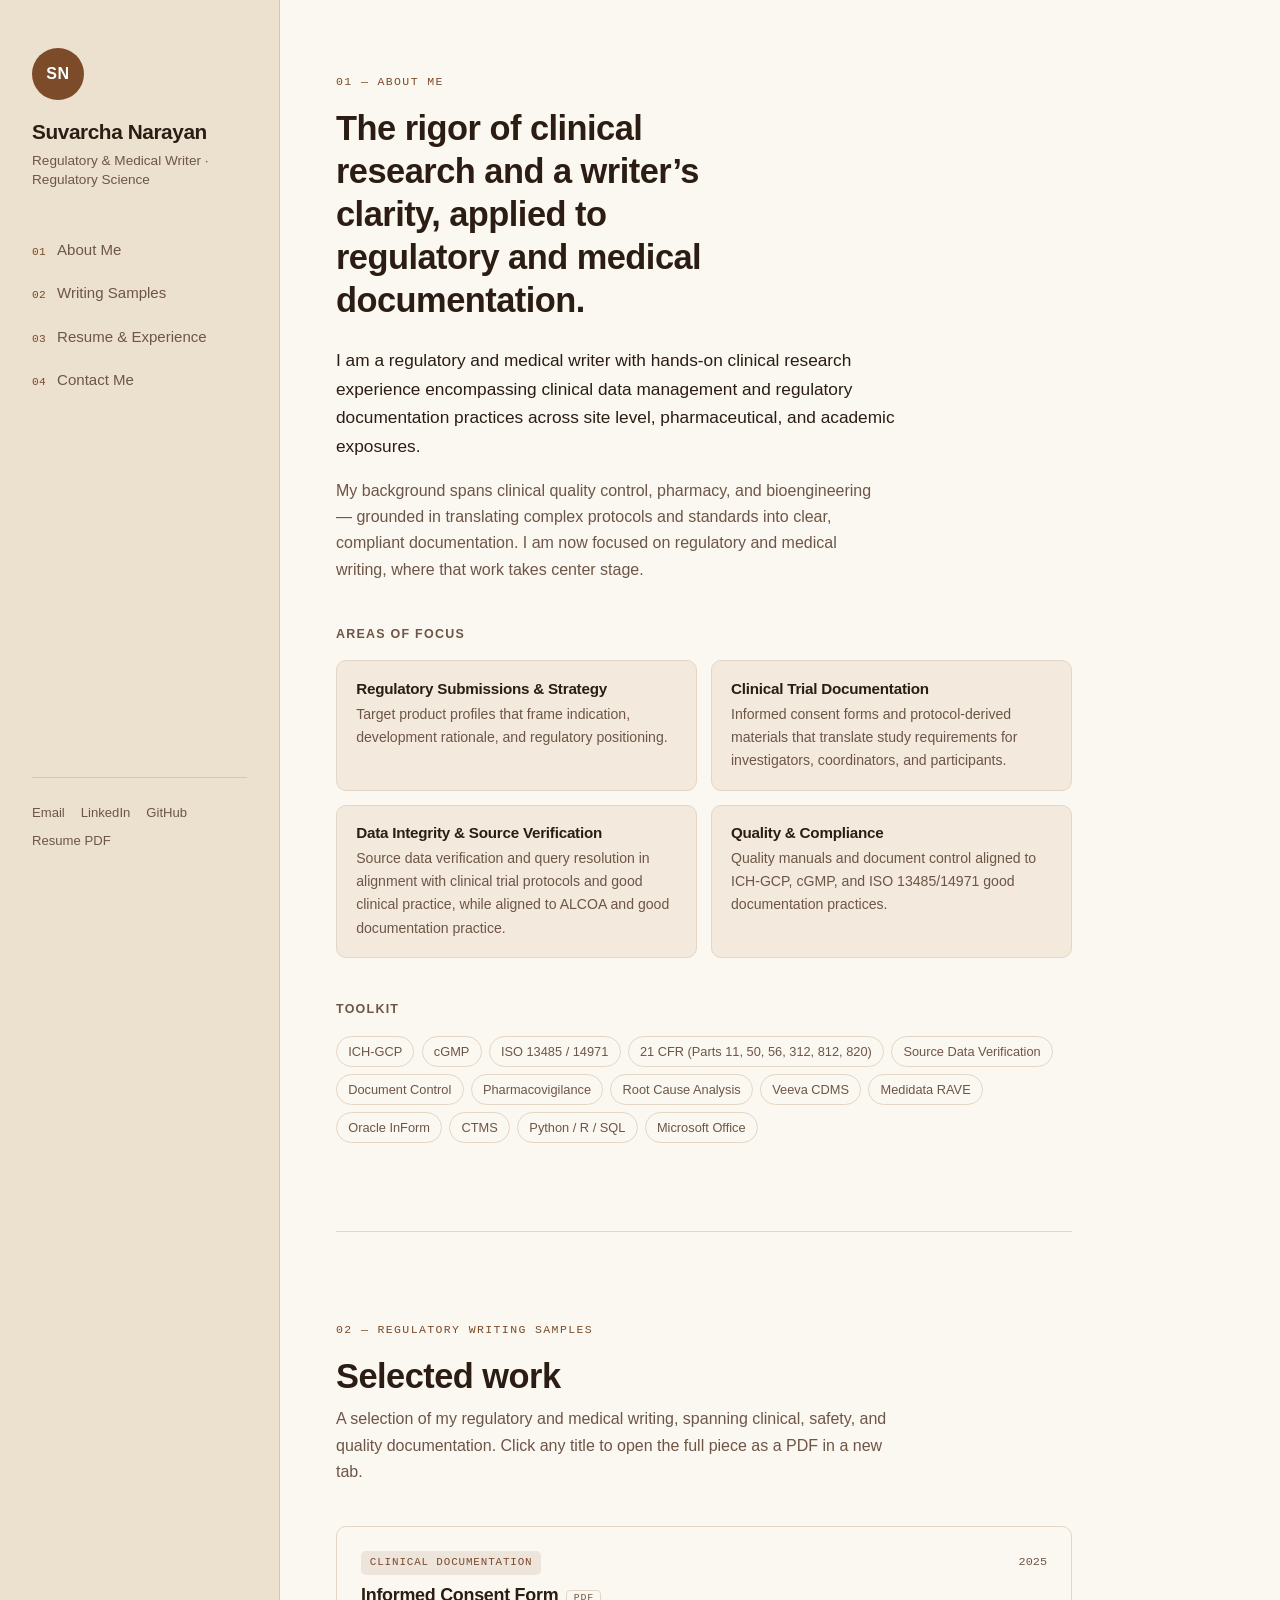
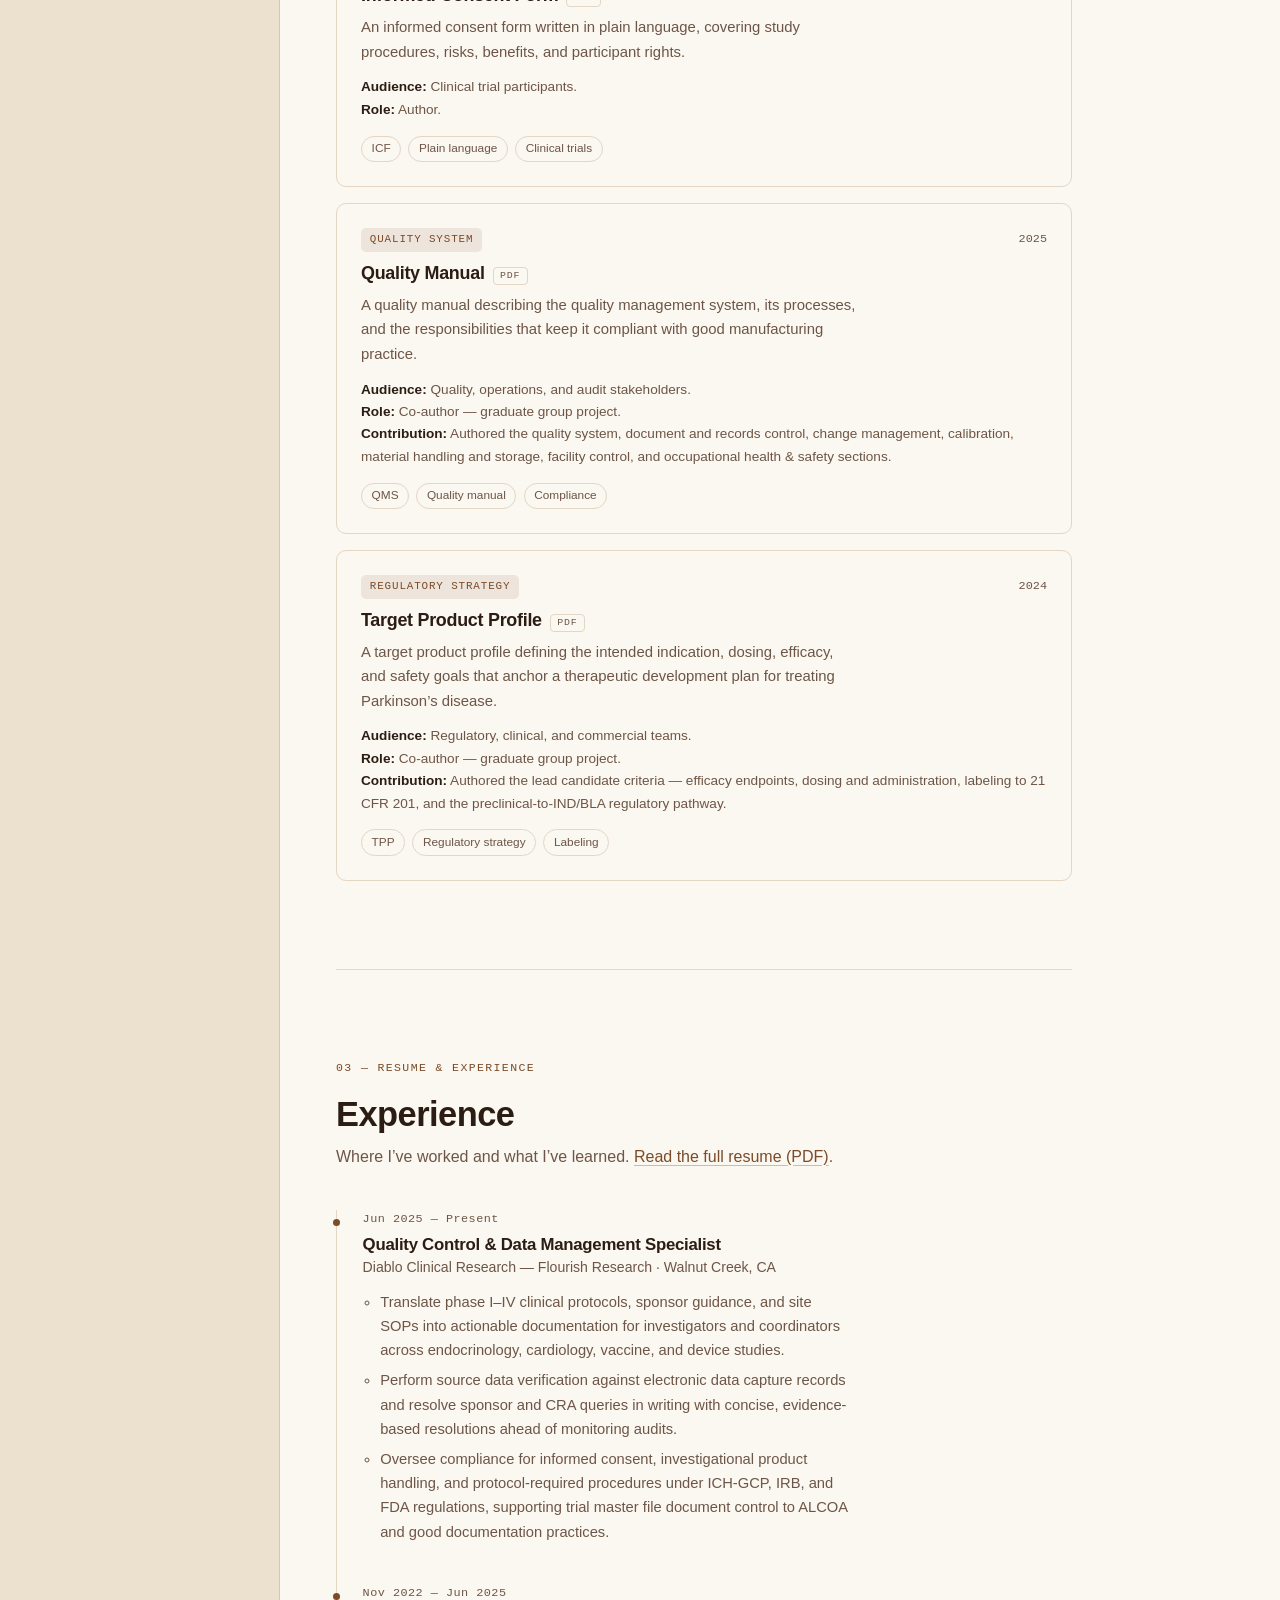
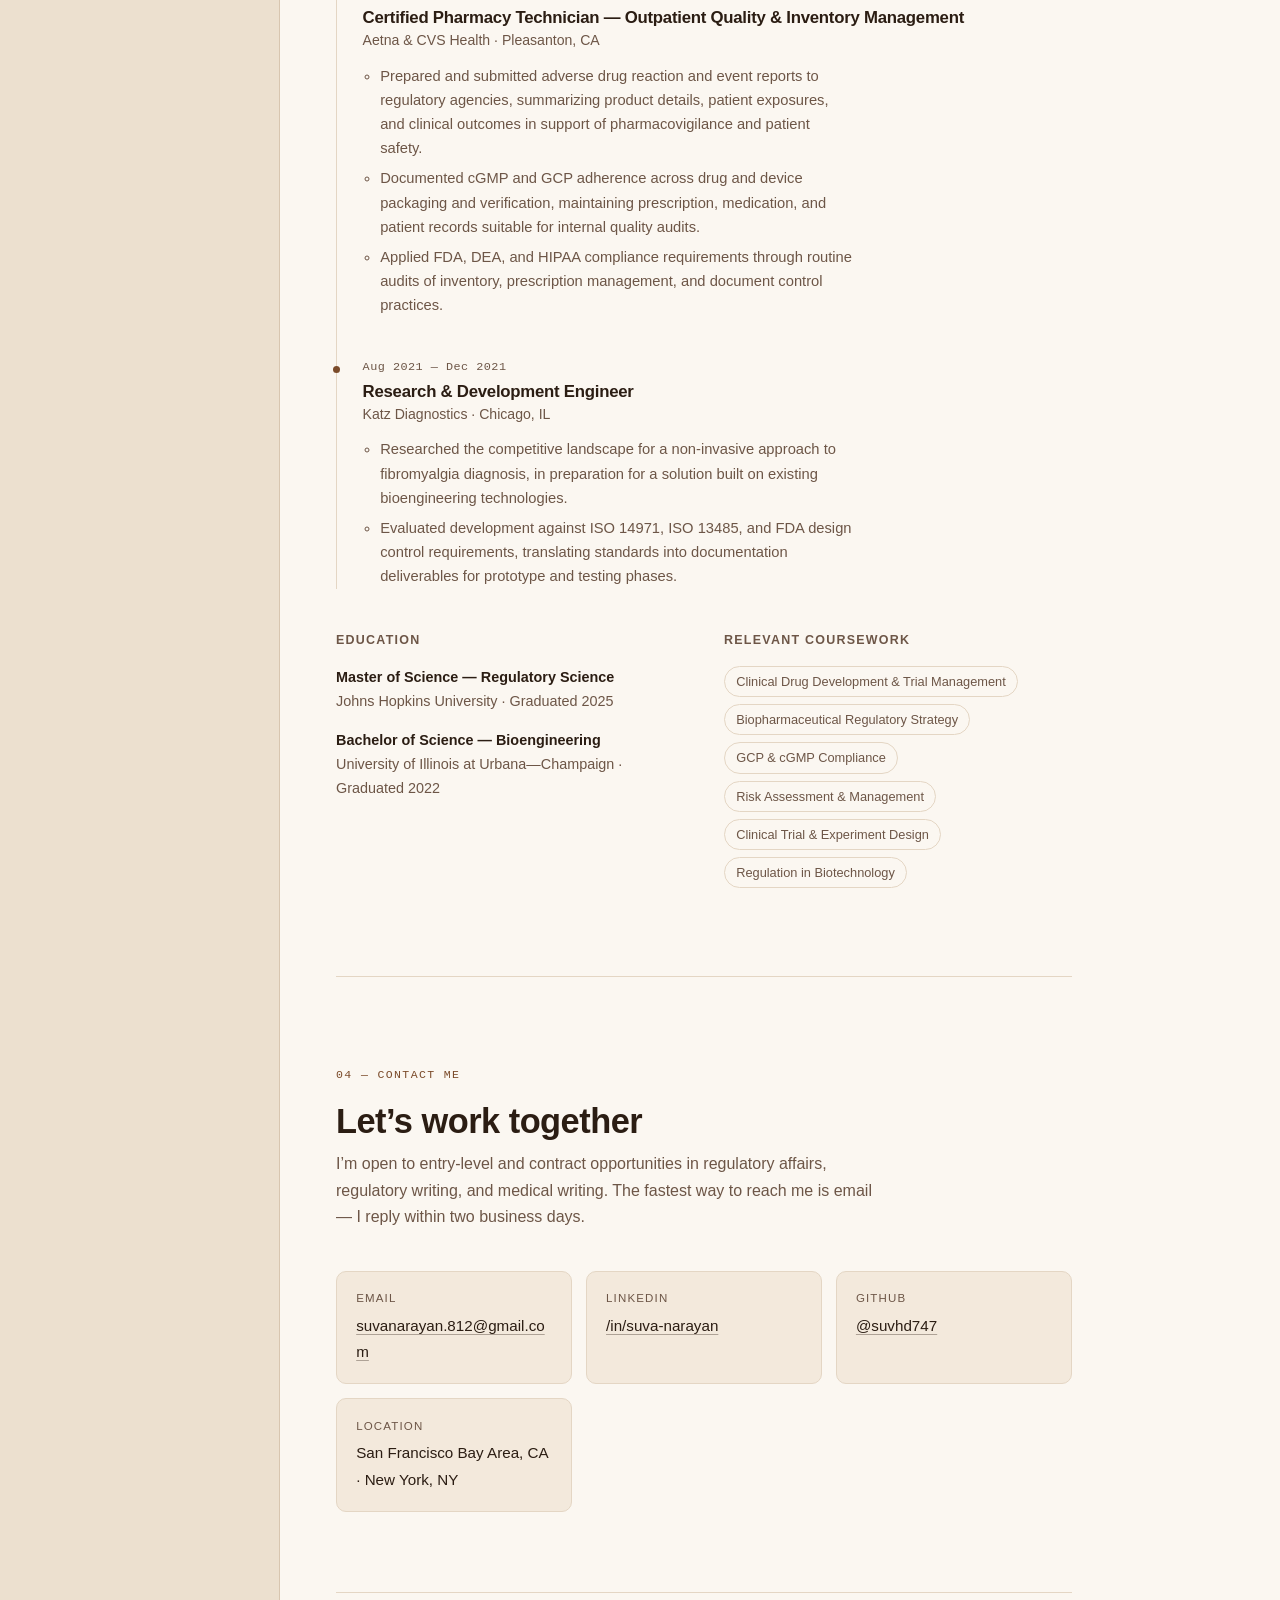
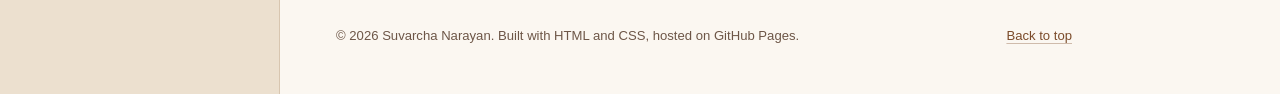
<file: index.html>
<!DOCTYPE html>
<html lang="en">
<head>
<meta charset="utf-8">
<meta name="viewport" content="width=device-width, initial-scale=1">
<title>Suvarcha Narayan — Regulatory Science Graduate</title>
<meta name="description" content="Portfolio of Suvarcha Narayan, regulatory science graduate specializing in regulatory affairs, regulatory and medical writing, and quality systems.">
<link rel="stylesheet" href="css/style.css">
<link rel="icon" href="data:image/svg+xml,<svg xmlns='http://www.w3.org/2000/svg' viewBox='0 0 100 100'><text y='.9em' font-size='90'>&#9998;</text></svg>">
</head>
<body>

<a class="skip-link" href="#main">Skip to content</a>

<div class="layout">

  <!-- ============================= SIDEBAR ============================= -->
  <header class="sidebar">
    <div class="sidebar-inner">

      <div class="identity">
        <div class="avatar" aria-hidden="true">SN</div>
        <h1 class="name">Suvarcha Narayan</h1>
        <p class="role">Regulatory &amp; Medical Writer &middot; Regulatory Science</p>
      </div>

      <nav class="nav" aria-label="Section navigation">
        <ul>
          <li><a href="#about"><span class="nav-num">01</span> About Me</a></li>
          <li><a href="#samples"><span class="nav-num">02</span> Writing Samples</a></li>
          <li><a href="#resume"><span class="nav-num">03</span> Resume &amp; Experience</a></li>
          <li><a href="#contact"><span class="nav-num">04</span> Contact Me</a></li>
        </ul>
      </nav>

      <ul class="social" aria-label="Elsewhere">
        <li><a href="mailto:suvanarayan.812@gmail.com">Email</a></li>
        <li><a href="https://www.linkedin.com/in/suva-narayan-2a2092181/">LinkedIn</a></li>
        <li><a href="https://github.com/suvhd747">GitHub</a></li>
        <li><a href="assets/SuvarchaNarayan_Resume_2026.pdf" target="_blank" rel="noopener">Resume&nbsp;PDF</a></li>
      </ul>

    </div>
  </header>

  <!-- ============================== MAIN ============================== -->
  <main class="content" id="main">

    <!-- ---------------------------- ABOUT ---------------------------- -->
    <section id="about" class="section">
      <p class="eyebrow">01 &mdash; About Me</p>
      <h2 class="section-title">The rigor of clinical research and a writer&rsquo;s clarity, applied to regulatory and medical documentation.</h2>

      <div class="prose">
        <p class="lede">
          I am a regulatory and medical writer with hands-on clinical research
          experience encompassing clinical data management and regulatory documentation practices across
          site level, pharmaceutical, and academic exposures.
        </p>
        <p>
          My background spans clinical quality control, pharmacy, and bioengineering &mdash; 
          grounded in translating complex protocols and standards into clear, compliant documentation.
          I am now focused on regulatory and medical writing, where that work takes center stage.
        </p>
      </div>

      <h3 class="subhead">Areas of focus</h3>
      <ul class="card-grid">
        <li class="card">
          <h4>Regulatory Submissions &amp; Strategy</h4>
          <p>Target product profiles that frame indication, development rationale, and regulatory positioning.</p>
        </li>
        <li class="card">
          <h4>Clinical Trial Documentation</h4>
          <p>Informed consent forms and protocol-derived materials that translate study requirements for investigators, coordinators, and participants.</p>
        </li>
        <li class="card">
          <h4>Data Integrity &amp; Source Verification</h4>
          <p>Source data verification and query resolution in alignment with clinical trial protocols and good clinical practice, while aligned to ALCOA and good documentation practice.</p>
        </li>
        <li class="card">
          <h4>Quality &amp; Compliance</h4>
          <p>Quality manuals and document control aligned to ICH-GCP, cGMP, and ISO 13485/14971 good documentation practices.</p>
        </li>
      </ul>

      <h3 class="subhead">Toolkit</h3>
      <ul class="tags">
        <li>ICH-GCP</li>
        <li>cGMP</li>
        <li>ISO 13485 / 14971</li>
        <li>21 CFR (Parts 11, 50, 56, 312, 812, 820)</li>
        <li>Source Data Verification</li>
        <li>Document Control</li>
        <li>Pharmacovigilance</li>
        <li>Root Cause Analysis</li>
        <li>Veeva CDMS</li>
        <li>Medidata RAVE</li>
        <li>Oracle InForm</li>
        <li>CTMS</li>
        <li>Python / R / SQL</li>
        <li>Microsoft Office</li>
      </ul>
    </section>

    <!-- ---------------------------- SAMPLES -------------------------- -->
    <section id="samples" class="section">
      <p class="eyebrow">02 &mdash; Regulatory Writing Samples</p>
      <h2 class="section-title">Selected work</h2>

      <p class="section-intro">
        A selection of my regulatory and medical writing, spanning clinical, safety, and quality
        documentation. Click any title to open the full piece as a PDF in a new tab.
      </p>

      <ul class="sample-list">
        <li class="sample">
          <div class="sample-meta">
            <span class="badge">Clinical Documentation</span>
            <span class="sample-year">2025</span>
          </div>
          <h3 class="sample-title">
            <a href="assets/samples/informed-consent-form.pdf" target="_blank" rel="noopener">
              Informed Consent Form<span class="sample-ext">PDF</span>
            </a>
          </h3>
          <p class="sample-desc">
            An informed consent form written in plain language, covering study
            procedures, risks, benefits, and participant rights.
          </p>
          <p class="sample-detail"><strong>Audience:</strong> Clinical trial participants.</p>
          <p class="sample-detail"><strong>Role:</strong> Author.</p>
          <ul class="tags tags-sm">
            <li>ICF</li><li>Plain language</li><li>Clinical trials</li>
          </ul>
        </li>

        <li class="sample">
          <div class="sample-meta">
            <span class="badge">Quality System</span>
            <span class="sample-year">2025</span>
          </div>
          <h3 class="sample-title">
            <a href="assets/samples/quality-manual.pdf" target="_blank" rel="noopener">
              Quality Manual<span class="sample-ext">PDF</span>
            </a>
          </h3>
          <p class="sample-desc">
            A quality manual describing the quality management system, its
            processes, and the responsibilities that keep it compliant with 
            good manufacturing practice.
          </p>
          <p class="sample-detail"><strong>Audience:</strong> Quality, operations, and audit stakeholders.</p>
          <p class="sample-detail"><strong>Role:</strong> Co-author &mdash; graduate group project.</p>
          <p class="sample-detail"><strong>Contribution:</strong> Authored the quality system, document and records control, change management, calibration, material handling and storage, facility control, and occupational health &amp; safety sections.</p>
          <ul class="tags tags-sm">
            <li>QMS</li><li>Quality manual</li><li>Compliance</li>
          </ul>
        </li>

        <li class="sample">
          <div class="sample-meta">
            <span class="badge">Regulatory Strategy</span>
            <span class="sample-year">2024</span>
          </div>
          <h3 class="sample-title">
            <a href="assets/samples/target-product-profile.pdf" target="_blank" rel="noopener">
              Target Product Profile<span class="sample-ext">PDF</span>
            </a>
          </h3>
          <p class="sample-desc">
            A target product profile defining the intended indication, dosing,
            efficacy, and safety goals that anchor a therapeutic development plan
            for treating Parkinson&rsquo;s disease.
          </p>
          <p class="sample-detail"><strong>Audience:</strong> Regulatory, clinical, and commercial teams.</p>
          <p class="sample-detail"><strong>Role:</strong> Co-author &mdash; graduate group project.</p>
          <p class="sample-detail"><strong>Contribution:</strong> Authored the lead candidate criteria &mdash; efficacy endpoints, dosing and administration, labeling to 21 CFR 201, and the preclinical-to-IND/BLA regulatory pathway.</p>
          <ul class="tags tags-sm">
            <li>TPP</li><li>Regulatory strategy</li><li>Labeling</li>
          </ul>
        </li>
      </ul>
    </section>

    <!-- ---------------------------- RESUME --------------------------- -->
    <section id="resume" class="section">
      <p class="eyebrow">03 &mdash; Resume &amp; Experience</p>
      <h2 class="section-title">Experience</h2>

      <p class="section-intro">
        Where I&rsquo;ve worked and what I&rsquo;ve learned.
        <a class="inline-link" href="assets/SuvarchaNarayan_Resume_2026.pdf" target="_blank" rel="noopener">Read the full resume (PDF)</a>.
      </p>

      <ol class="timeline">
        <li class="timeline-item">
          <p class="timeline-date">Jun 2025 &mdash; Present</p>
          <h3 class="timeline-role">Quality Control &amp; Data Management Specialist</h3>
          <p class="timeline-org">Diablo Clinical Research &mdash; Flourish Research &middot; Walnut Creek, CA</p>
          <ul class="timeline-points">
            <li>Translate phase I&ndash;IV clinical protocols, sponsor guidance, and site SOPs into actionable documentation for investigators and coordinators across endocrinology, cardiology, vaccine, and device studies.</li>
            <li>Perform source data verification against electronic data capture records and resolve sponsor and CRA queries in writing with concise, evidence-based resolutions ahead of monitoring audits.</li>
            <li>Oversee compliance for informed consent, investigational product handling, and protocol-required procedures under ICH-GCP, IRB, and FDA regulations, supporting trial master file document control to ALCOA and good documentation practices.</li>
          </ul>
        </li>

        <li class="timeline-item">
          <p class="timeline-date">Nov 2022 &mdash; Jun 2025</p>
          <h3 class="timeline-role">Certified Pharmacy Technician &mdash; Outpatient Quality &amp; Inventory Management</h3>
          <p class="timeline-org">Aetna &amp; CVS Health &middot; Pleasanton, CA</p>
          <ul class="timeline-points">
            <li>Prepared and submitted adverse drug reaction and event reports to regulatory agencies, summarizing product details, patient exposures, and clinical outcomes in support of pharmacovigilance and patient safety.</li>
            <li>Documented cGMP and GCP adherence across drug and device packaging and verification, maintaining prescription, medication, and patient records suitable for internal quality audits.</li>
            <li>Applied FDA, DEA, and HIPAA compliance requirements through routine audits of inventory, prescription management, and document control practices.</li>
          </ul>
        </li>

        <li class="timeline-item">
          <p class="timeline-date">Aug 2021 &mdash; Dec 2021</p>
          <h3 class="timeline-role">Research &amp; Development Engineer</h3>
          <p class="timeline-org">Katz Diagnostics &middot; Chicago, IL</p>
          <ul class="timeline-points">
            <li>Researched the competitive landscape for a non-invasive approach to fibromyalgia diagnosis, in preparation for a solution built on existing bioengineering technologies.</li>
            <li>Evaluated development against ISO 14971, ISO 13485, and FDA design control requirements, translating standards into documentation deliverables for prototype and testing phases.</li>
          </ul>
        </li>
      </ol>

      <div class="split">
        <div>
          <h3 class="subhead">Education</h3>
          <ul class="plain-list">
            <li>
              <strong>Master of Science &mdash; Regulatory Science</strong><br>
              Johns Hopkins University &middot; Graduated 2025
            </li>
            <li>
              <strong>Bachelor of Science &mdash; Bioengineering</strong><br>
              University of Illinois at Urbana&mdash;Champaign &middot; Graduated 2022
            </li>
          </ul>
        </div>
        <div>
          <h3 class="subhead">Relevant coursework</h3>
          <ul class="tags">
            <li>Clinical Drug Development &amp; Trial Management</li>
            <li>Biopharmaceutical Regulatory Strategy</li>
            <li>GCP &amp; cGMP Compliance</li>
            <li>Risk Assessment &amp; Management</li>
            <li>Clinical Trial &amp; Experiment Design</li>
            <li>Regulation in Biotechnology</li>
          </ul>
        </div>
      </div>
    </section>

    <!-- ---------------------------- CONTACT -------------------------- -->
    <section id="contact" class="section">
      <p class="eyebrow">04 &mdash; Contact Me</p>
      <h2 class="section-title">Let&rsquo;s work together</h2>

      <p class="section-intro">
        I&rsquo;m open to entry-level and contract opportunities in regulatory affairs, regulatory writing, and medical writing.
        The fastest way to reach me is email &mdash; I reply within two business days.
      </p>

      <ul class="contact-grid">
        <li class="contact-card">
          <p class="contact-label">Email</p>
          <a class="contact-value" href="mailto:suvanarayan.812@gmail.com">suvanarayan.812@gmail.com</a>
        </li>
        <li class="contact-card">
          <p class="contact-label">LinkedIn</p>
          <a class="contact-value" href="https://www.linkedin.com/in/suva-narayan-2a2092181/">/in/suva-narayan</a>
        </li>
        <li class="contact-card">
          <p class="contact-label">GitHub</p>
          <a class="contact-value" href="https://github.com/suvhd747">@suvhd747</a>
        </li>
        <li class="contact-card">
          <p class="contact-label">Location</p>
          <span class="contact-value">San Francisco Bay Area, CA &middot; New York, NY</span>
        </li>
      </ul>
    </section>

    <footer class="footer">
      <p>&copy; <span>2026</span> Suvarcha Narayan. Built with HTML and CSS, hosted on GitHub Pages.</p>
      <p><a class="inline-link" href="#main">Back to top</a></p>
    </footer>

  </main>
</div>

</body>
</html>
</file>
<file: css/style.css>
/* ==========================================================================
   Technical Writing Portfolio — minimal, modern, no JavaScript
   Sections: 1. Tokens  2. Reset  3. Layout  4. Sidebar  5. Content
             6. Components  7. Article pages  8. Responsive  9. Print
   ========================================================================== */

/* 1. Tokens ---------------------------------------------------------------
   Change these values and the whole site re-themes. The --sidebar-* tokens
   colour the sidebar block on its own, so it can differ from the content.  */

:root {
  /* Coffee theme — latte surfaces, espresso ink, mocha accent. */
  --bg:            #fbf7f1;  /* latte foam */
  --bg-soft:       #f3e9dc;  /* steamed milk */
  --text:          #2b1d13;  /* espresso */
  --text-muted:    #6d5647;  /* roasted brown */
  --border:        #e4d6c4;  /* light crema */
  --accent:        #7b4b2a;  /* coffee / mocha — try #5f3a20 deeper, #8f5c34 brighter */
  --on-accent:     #ffffff;  /* text on an accent-filled surface (avatar, skip link) */

  /* Sidebar is its own colour block, independent of the content surfaces. */
  --sidebar-bg:     #ece0cf;  /* café au lait — try #f0e6d8 lighter, #e4d5bf deeper */
  --sidebar-text:   var(--text);
  --sidebar-muted:  var(--text-muted);
  --sidebar-border: #d8c6b0;

  --sidebar-width: 17.5rem;
  --content-max:   46rem;
  --radius:        10px;

  --font-sans: ui-sans-serif, -apple-system, BlinkMacSystemFont, "Segoe UI",
               Inter, Roboto, "Helvetica Neue", Arial, sans-serif;
  --font-mono: ui-monospace, SFMono-Regular, "SF Mono", Menlo, Consolas,
               "Liberation Mono", monospace;
}

@media (prefers-color-scheme: dark) {
  :root {
    /* Dark roast — espresso surfaces, cream ink, latte accent. */
    --bg:         #1c140f;  /* dark roast */
    --bg-soft:    #241a13;  /* wet grounds */
    --text:       #f0e6da;  /* cream */
    --text-muted: #b3a191;  /* café au lait */
    --border:     #35291f;
    --accent:     #c89a6a;  /* latte / caramel — light enough to read on the dark roast */
    --on-accent:  #241a13;  /* dark ink on the light accent (avatar, skip link) */

    /* Dark mode keeps a dark sidebar; a cream block here would glare. */
    --sidebar-bg:     #17100b;
    --sidebar-border: #33271d;
  }
}

/* 2. Reset ---------------------------------------------------------------- */

*, *::before, *::after { box-sizing: border-box; }

html {
  -webkit-text-size-adjust: 100%;
  scroll-behavior: smooth;
  scroll-padding-top: 2rem;
}

@media (prefers-reduced-motion: reduce) {
  html { scroll-behavior: auto; }
  *, *::before, *::after { transition-duration: 0.01ms !important; }
}

body {
  margin: 0;
  background: var(--bg);
  color: var(--text);
  font-family: var(--font-sans);
  font-size: 16px;
  line-height: 1.65;
  -webkit-font-smoothing: antialiased;
}

h1, h2, h3, h4 {
  margin: 0;
  line-height: 1.25;
  letter-spacing: -0.015em;
  font-weight: 600;
}

p, ul, ol { margin: 0; }
img { max-width: 100%; height: auto; }

a {
  color: inherit;
  text-decoration-color: color-mix(in srgb, currentColor 35%, transparent);
  text-underline-offset: 3px;
}
a:hover { text-decoration-color: currentColor; }

:focus-visible {
  outline: 2px solid var(--accent);
  outline-offset: 3px;
  border-radius: 3px;
}

code {
  font-family: var(--font-mono);
  font-size: 0.875em;
  background: var(--bg-soft);
  border: 1px solid var(--border);
  border-radius: 4px;
  padding: 0.1em 0.35em;
}

.skip-link {
  position: absolute;
  left: -9999px;
  top: 0;
  z-index: 100;
  background: var(--accent);
  color: var(--on-accent);
  padding: 0.6rem 1rem;
  border-radius: 0 0 var(--radius) 0;
  text-decoration: none;
}
.skip-link:focus { left: 0; }

/* 3. Layout --------------------------------------------------------------- */

.layout {
  display: grid;
  grid-template-columns: var(--sidebar-width) minmax(0, 1fr);
  min-height: 100vh;
}

/* 4. Sidebar -------------------------------------------------------------- */

.sidebar {
  border-right: 1px solid var(--sidebar-border);
  background: var(--sidebar-bg);
  color: var(--sidebar-text);
}

.sidebar-inner {
  position: sticky;
  top: 0;
  display: flex;
  flex-direction: column;
  gap: 2.5rem;
  height: 100vh;
  padding: 3rem 2rem;
  overflow-y: auto;
}

.identity { display: grid; gap: 0.35rem; }

.avatar {
  width: 3.25rem;
  height: 3.25rem;
  margin-bottom: 0.85rem;
  display: grid;
  place-items: center;
  border-radius: 50%;
  background: var(--accent);
  color: var(--on-accent);
  font-size: 1rem;
  font-weight: 600;
  letter-spacing: 0.04em;
}

.name {
  font-size: 1.3rem;
  letter-spacing: -0.02em;
}

.role {
  font-size: 0.85rem;
  color: var(--sidebar-muted);
  line-height: 1.45;
}

.nav ul,
.social {
  list-style: none;
  margin: 0;
  padding: 0;
}

.nav li + li { margin-top: 0.15rem; }

.nav a {
  display: flex;
  align-items: baseline;
  gap: 0.7rem;
  padding: 0.5rem 0.7rem;
  margin-left: -0.7rem;
  border-radius: 7px;
  font-size: 0.94rem;
  text-decoration: none;
  color: var(--sidebar-muted);
  transition: background 0.15s ease, color 0.15s ease;
}

.nav a:hover {
  background: color-mix(in srgb, var(--accent) 12%, transparent);
  color: var(--sidebar-text);
}

.nav-num {
  font-family: var(--font-mono);
  font-size: 0.7rem;
  color: var(--accent);
  letter-spacing: 0.02em;
}

.social {
  margin-top: auto;
  display: flex;
  flex-wrap: wrap;
  gap: 0.4rem 1rem;
  padding-top: 1.5rem;
  border-top: 1px solid var(--sidebar-border);
  font-size: 0.82rem;
  color: var(--sidebar-muted);
}

.social a { text-decoration: none; }
.social a:hover { color: var(--accent); }

/* 5. Content -------------------------------------------------------------- */

.content {
  padding: 4.5rem 3.5rem 3rem;
  max-width: calc(var(--content-max) + 7rem);
}

.section + .section {
  margin-top: 5.5rem;
  padding-top: 5.5rem;
  border-top: 1px solid var(--border);
}

.eyebrow {
  font-family: var(--font-mono);
  font-size: 0.72rem;
  letter-spacing: 0.12em;
  text-transform: uppercase;
  color: var(--accent);
  margin-bottom: 1rem;
}

.section-title {
  font-size: clamp(1.6rem, 1.15rem + 1.6vw, 2.15rem);
  max-width: 22ch;
  margin-bottom: 1.5rem;
}

/* An intro line reads as a subtitle, so it sits tight under the heading and
   carries the gap before the content below it instead. */
.section-title:has(+ .section-intro) { margin-bottom: 0.5rem; }

.section-intro { margin-bottom: 2.5rem; }

.section-intro,
.prose p {
  color: var(--text-muted);
  max-width: 62ch;
}

.prose { display: grid; gap: 1.1rem; }

.lede {
  font-size: 1.08rem;
  color: var(--text) !important;
}

.subhead {
  font-size: 0.78rem;
  letter-spacing: 0.1em;
  text-transform: uppercase;
  color: var(--text-muted);
  margin: 2.75rem 0 1.1rem;
}

.inline-link {
  color: var(--accent);
  font-weight: 500;
}

/* 6. Components ----------------------------------------------------------- */

/* Card grid — "What I write" */
.card-grid {
  list-style: none;
  padding: 0;
  display: grid;
  grid-template-columns: repeat(auto-fit, minmax(15rem, 1fr));
  gap: 0.85rem;
}

.card {
  padding: 1.1rem 1.2rem;
  border: 1px solid var(--border);
  border-radius: var(--radius);
  background: var(--bg-soft);
}

.card h4 { font-size: 0.95rem; margin-bottom: 0.3rem; }
.card p  { font-size: 0.88rem; color: var(--text-muted); }

/* Tag pills */
.tags {
  list-style: none;
  padding: 0;
  display: flex;
  flex-wrap: wrap;
  gap: 0.45rem;
}

.tags li {
  padding: 0.25rem 0.7rem;
  border: 1px solid var(--border);
  border-radius: 999px;
  font-size: 0.8rem;
  color: var(--text-muted);
  background: var(--bg);
}

.tags-sm { margin-top: 0.9rem; }
.tags-sm li { font-size: 0.74rem; padding: 0.15rem 0.6rem; }

/* Timeline — resume */
.timeline {
  list-style: none;
  margin: 0;
  padding: 0 0 0 1.6rem;
  border-left: 1px solid var(--border);
  display: grid;
  gap: 2.5rem;
}

.timeline-item { position: relative; }

.timeline-item::before {
  content: "";
  position: absolute;
  left: calc(-1.6rem - 4px);
  top: 0.55rem;
  width: 7px;
  height: 7px;
  border-radius: 50%;
  background: var(--accent);
}

.timeline-date {
  font-family: var(--font-mono);
  font-size: 0.74rem;
  letter-spacing: 0.04em;
  color: var(--text-muted);
  margin-bottom: 0.3rem;
}

.timeline-role { font-size: 1.05rem; }

.timeline-org {
  font-size: 0.88rem;
  color: var(--text-muted);
  margin-bottom: 0.7rem;
}

.timeline-points {
  padding-left: 1.1rem;
  display: grid;
  gap: 0.35rem;
  font-size: 0.92rem;
  color: var(--text-muted);
  max-width: 60ch;
}

.timeline-points::marker { color: var(--border); }

/* Two-column split — education / highlights */
.split {
  display: grid;
  grid-template-columns: repeat(auto-fit, minmax(16rem, 1fr));
  gap: 0 2.5rem;
}

.plain-list {
  list-style: none;
  padding: 0;
  display: grid;
  gap: 1rem;
  font-size: 0.9rem;
  color: var(--text-muted);
}

.plain-list strong { color: var(--text); font-weight: 600; }

/* Writing samples */
.sample-list {
  list-style: none;
  padding: 0;
  display: grid;
  gap: 1rem;
}

.sample {
  padding: 1.5rem;
  border: 1px solid var(--border);
  border-radius: var(--radius);
  transition: border-color 0.15s ease, transform 0.15s ease;
}

.sample:hover {
  border-color: color-mix(in srgb, var(--accent) 45%, var(--border));
  transform: translateY(-2px);
}

.sample-meta {
  display: flex;
  align-items: center;
  justify-content: space-between;
  gap: 1rem;
  margin-bottom: 0.6rem;
}

.badge {
  font-family: var(--font-mono);
  font-size: 0.68rem;
  letter-spacing: 0.08em;
  text-transform: uppercase;
  padding: 0.2rem 0.55rem;
  border-radius: 5px;
  color: var(--accent);
  background: color-mix(in srgb, var(--accent) 11%, transparent);
}

.sample-year {
  font-family: var(--font-mono);
  font-size: 0.74rem;
  color: var(--text-muted);
}

.sample-title { font-size: 1.12rem; margin-bottom: 0.5rem; }
.sample-title a { text-decoration: none; }
.sample-title a:hover { color: var(--accent); }

/* File-type marker on a sample title, so the link telegraphs that it opens
   a PDF in a new tab rather than navigating within the site. */
.sample-ext {
  display: inline-block;
  margin-left: 0.5rem;
  padding: 0.1rem 0.4rem;
  vertical-align: 0.1em;
  border: 1px solid var(--border);
  border-radius: 4px;
  font-family: var(--font-mono);
  font-size: 0.62rem;
  font-weight: 500;
  letter-spacing: 0.08em;
  color: var(--text-muted);
  white-space: nowrap;
  transition: color 0.15s ease, border-color 0.15s ease;
}

.sample-title a:hover .sample-ext {
  color: var(--accent);
  border-color: color-mix(in srgb, var(--accent) 45%, var(--border));
}

.sample-desc {
  font-size: 0.93rem;
  color: var(--text-muted);
  margin-bottom: 0.75rem;
  max-width: 60ch;
}

.sample-detail {
  font-size: 0.85rem;
  color: var(--text-muted);
}

.sample-detail strong { color: var(--text); font-weight: 600; }

/* Contact */
.contact-grid {
  list-style: none;
  padding: 0;
  margin-top: 2rem;
  display: grid;
  grid-template-columns: repeat(auto-fit, minmax(13rem, 1fr));
  gap: 0.85rem;
}

.contact-card {
  padding: 1.1rem 1.2rem;
  border: 1px solid var(--border);
  border-radius: var(--radius);
  background: var(--bg-soft);
}

.contact-label {
  font-size: 0.72rem;
  letter-spacing: 0.1em;
  text-transform: uppercase;
  color: var(--text-muted);
  margin-bottom: 0.3rem;
}

.contact-value {
  font-size: 0.95rem;
  font-weight: 500;
  word-break: break-word;
}

/* Callout */
.callout {
  margin-top: 2rem;
  padding: 1rem 1.2rem;
  border-left: 3px solid var(--accent);
  border-radius: 0 var(--radius) var(--radius) 0;
  background: var(--bg-soft);
  font-size: 0.88rem;
  color: var(--text-muted);
  max-width: 62ch;
}

.callout strong { color: var(--text); }

/* Footer */
.footer {
  margin-top: 5rem;
  padding-top: 2rem;
  border-top: 1px solid var(--border);
  display: flex;
  flex-wrap: wrap;
  justify-content: space-between;
  gap: 0.5rem;
  font-size: 0.82rem;
  color: var(--text-muted);
}

/* 7. Article pages (samples/*.html) --------------------------------------- */

.article { max-width: var(--content-max); }

.back-link {
  display: inline-block;
  margin-bottom: 2.5rem;
  font-size: 0.85rem;
  color: var(--text-muted);
  text-decoration: none;
}
.back-link:hover { color: var(--accent); }

.article-title {
  font-size: clamp(1.7rem, 1.2rem + 1.8vw, 2.3rem);
  margin-bottom: 0.75rem;
}

.article-sub {
  color: var(--text-muted);
  font-size: 1.02rem;
  margin-bottom: 1.5rem;
}

.article-facts {
  list-style: none;
  padding: 1.1rem 1.2rem;
  margin: 0 0 2.5rem;
  border: 1px solid var(--border);
  border-radius: var(--radius);
  background: var(--bg-soft);
  display: grid;
  gap: 0.4rem;
  font-size: 0.86rem;
  color: var(--text-muted);
}

.article-facts strong { color: var(--text); font-weight: 600; }

.article-body { display: grid; gap: 1.15rem; }

.article-body h2 {
  font-size: 1.25rem;
  margin-top: 1.5rem;
}

.article-body h3 { font-size: 1rem; margin-top: 0.75rem; }

.article-body p,
.article-body li { color: var(--text-muted); }

.article-body ul,
.article-body ol {
  padding-left: 1.3rem;
  display: grid;
  gap: 0.4rem;
}

.article-body ol { counter-reset: none; }

pre {
  margin: 0;
  padding: 1rem 1.15rem;
  overflow-x: auto;
  background: var(--bg-soft);
  border: 1px solid var(--border);
  border-radius: var(--radius);
  font-size: 0.84rem;
  line-height: 1.6;
}

pre code {
  background: none;
  border: 0;
  padding: 0;
  font-size: inherit;
  color: var(--text);
}

.table-wrap { overflow-x: auto; }

table {
  width: 100%;
  border-collapse: collapse;
  font-size: 0.88rem;
}

th, td {
  text-align: left;
  padding: 0.6rem 0.8rem;
  border-bottom: 1px solid var(--border);
  color: var(--text-muted);
}

th {
  color: var(--text);
  font-weight: 600;
  font-size: 0.78rem;
  letter-spacing: 0.06em;
  text-transform: uppercase;
}

.note {
  padding: 0.9rem 1.1rem;
  border-left: 3px solid var(--accent);
  border-radius: 0 var(--radius) var(--radius) 0;
  background: var(--bg-soft);
  font-size: 0.88rem;
  color: var(--text-muted);
}

/* 8. Responsive ----------------------------------------------------------- */

@media (max-width: 60rem) {
  .layout { grid-template-columns: 1fr; }

  .sidebar { border-right: 0; border-bottom: 1px solid var(--sidebar-border); }

  .sidebar-inner {
    position: static;
    height: auto;
    gap: 1.5rem;
    padding: 2rem 1.5rem;
    overflow: visible;
  }

  .avatar { margin-bottom: 0.5rem; }

  .nav ul {
    display: flex;
    flex-wrap: wrap;
    gap: 0.25rem;
  }

  .nav li + li { margin-top: 0; }
  .nav a {
    padding: 0.4rem 0.75rem;
    margin-left: 0;
    background: var(--bg);
    border: 1px solid var(--sidebar-border);
  }
  .nav-num { display: none; }

  .social { margin-top: 0; }

  .content { padding: 2.5rem 1.5rem; max-width: none; }

  .section + .section { margin-top: 3.5rem; padding-top: 3.5rem; }
}

@media (max-width: 30rem) {
  .sample, .card, .contact-card { padding: 1rem; }
  .sample-meta { flex-direction: column; align-items: flex-start; gap: 0.35rem; }
  .footer { flex-direction: column; }
}

/* 9. Print (resume-friendly) ---------------------------------------------- */

@media print {
  .sidebar, .footer, .skip-link { display: none; }
  .layout { display: block; }
  .content { padding: 0; max-width: none; }
  .section + .section { margin-top: 2rem; padding-top: 2rem; }
  body { color: #000; background: #fff; font-size: 11pt; }
  .sample, .card, .contact-card, .callout { break-inside: avoid; }
  a { text-decoration: none; }
}
</file>
